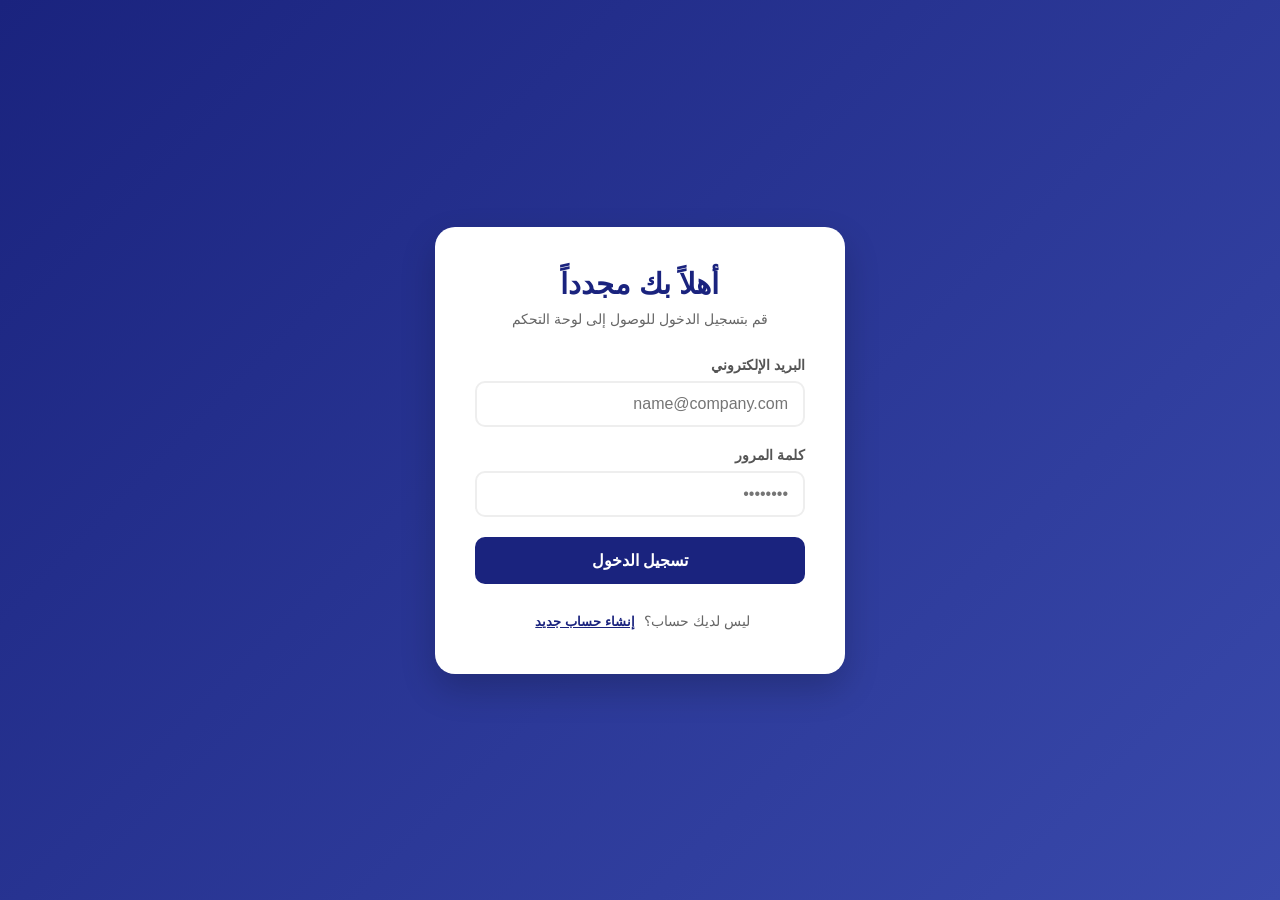
<file: index.html>
<!DOCTYPE html>
<html lang="ar" dir="rtl">
<head>
    <meta charset="UTF-8">
    <meta name="viewport" content="width=device-width, initial-scale=1.0">
    <title>تسجيل الدخول | نظام ERP المتكامل</title>
    <link rel="stylesheet" href="auth_style.css">
</head>
<body>
    <div class="auth-container">
        <div class="auth-box">
            <!-- جانب تسجيل الدخول -->
            <div class="auth-side login-side active" id="login-section">
                <header>
                    <h2>أهلاً بك مجدداً</h2>
                    <p>قم بتسجيل الدخول للوصول إلى لوحة التحكم</p>
                </header>
                <form id="login-form">
                    <div class="form-group">
                        <label for="login-email">البريد الإلكتروني</label>
                        <input type="email" id="login-email" required placeholder="name@company.com">
                    </div>
                    <div class="form-group">
                        <label for="login-password">كلمة المرور</label>
                        <input type="password" id="login-password" required placeholder="••••••••">
                    </div>
                    <button type="submit" class="btn-primary" id="btn-login">تسجيل الدخول</button>
                </form>
                <footer>
                    <span>ليس لديك حساب؟</span>
                    <button class="btn-link" onclick="toggleAuth('signup')">إنشاء حساب جديد</button>
                </footer>
            </div>

            <!-- جانب إنشاء الحساب -->
            <div class="auth-side signup-side" id="signup-section">
                <header>
                    <h2>ابدأ رحلتك معنا</h2>
                    <p>أنشئ حساباً جديداً لشركتك الآن</p>
                </header>
                <form id="signup-form">
                    <div class="form-group">
                        <label for="company-name">اسم الشركة</label>
                        <input type="text" id="company-name" required placeholder="شركة الحلول المتكاملة">
                    </div>
                    <div class="form-group">
                        <label for="signup-email">البريد الإلكتروني</label>
                        <input type="email" id="signup-email" required placeholder="admin@company.com">
                    </div>
                    <div class="form-group">
                        <label for="signup-password">كلمة المرور</label>
                        <input type="password" id="signup-password" required placeholder="••••••••">
                    </div>
                    <button type="submit" class="btn-primary" id="btn-signup">إنشاء الحساب</button>
                </form>
                <footer>
                    <span>لديك حساب بالفعل؟</span>
                    <button class="btn-link" onclick="toggleAuth('login')">تسجيل الدخول</button>
                </footer>
            </div>
        </div>
    </div>

    <!-- رسائل التنبيه -->
    <div id="status-container" class="status-msg"></div>

    <script src="auth.js"></script>
</body>
</html>
</file>
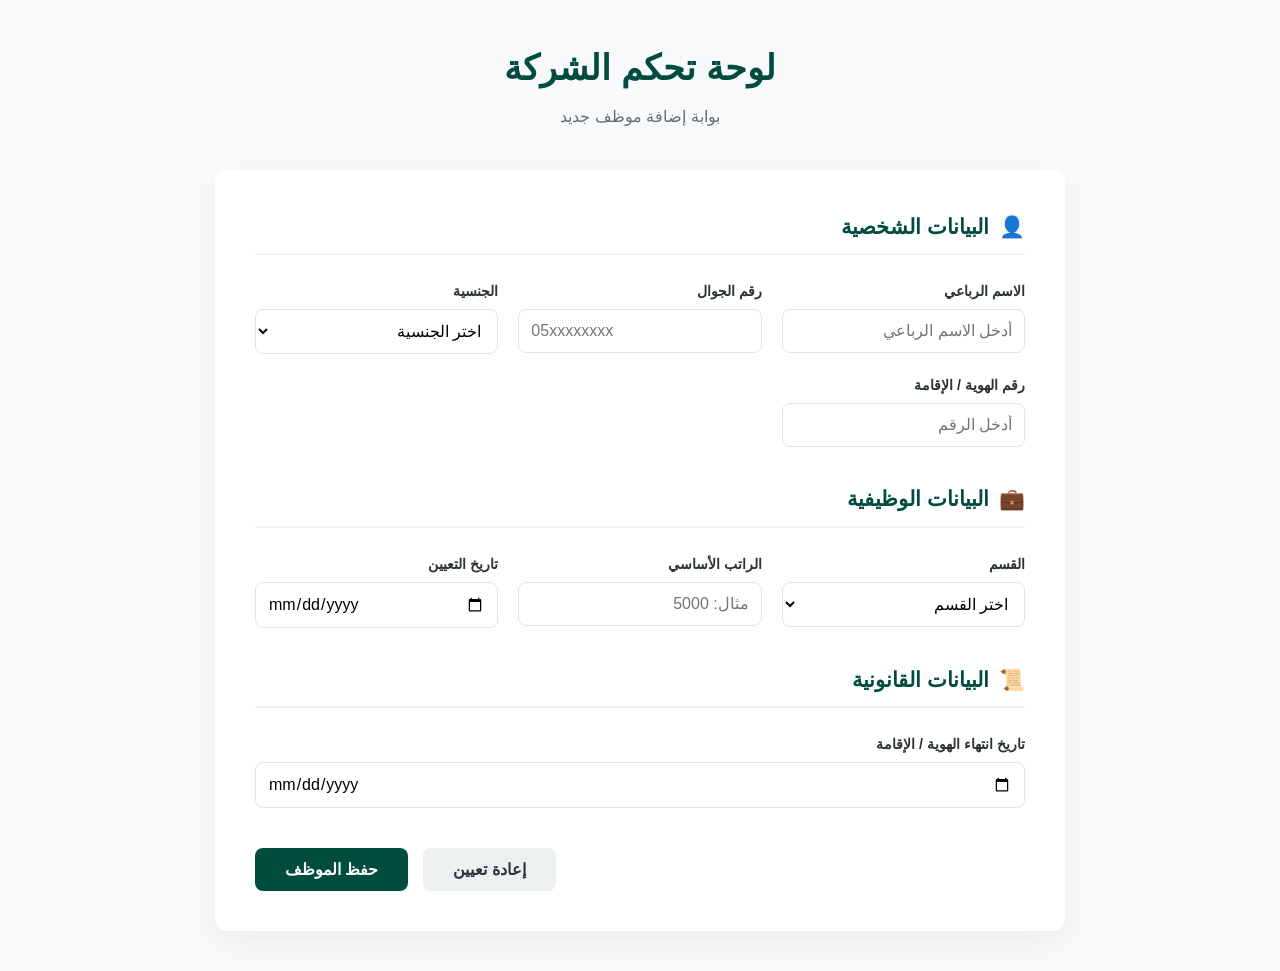
<file: add_employee.html>
<!DOCTYPE html>
<html lang="ar" dir="rtl">
<head>
    <meta charset="UTF-8">
    <meta name="viewport" content="width=device-width, initial-scale=1.0">
    <title>إضافة موظف جديد | نظام ERP السعودي</title>
    <link rel="stylesheet" href="style.css">
    <!-- تم حذف المكتبات الخارجية بناءً على الطلب -->
</head>
<body>
    <div class="container">
        <header>
            <h1 id="company_name_display">لوحة تحكم الشركة</h1>
            <p>بوابة إضافة موظف جديد</p>
        </header>

        <div id="status-container" class="status-msg"></div>

        <div class="form-card">
            <form id="employee-form" novalidate>
                <!-- القسم الأول: البيانات الشخصية -->
                <section class="form-section">
                    <h2 class="section-title"><span>👤</span> البيانات الشخصية</h2>
                    <div class="form-grid">
                        <div class="form-group">
                            <label for="full_name">الاسم الرباعي</label>
                            <input type="text" id="full_name" name="full_name" placeholder="أدخل الاسم الرباعي">
                            <span class="error-message">الاسم الرباعي مطلوب</span>
                        </div>
                        <div class="form-group">
                            <label for="mobile">رقم الجوال</label>
                            <input type="tel" id="mobile" name="mobile" placeholder="05xxxxxxxx">
                            <span class="error-message">رقم الجوال مطلوب</span>
                        </div>
                        <div class="form-group">
                            <label for="nationality">الجنسية</label>
                            <select id="nationality" name="nationality">
                                <option value="">اختر الجنسية</option>
                                <option value="سعودي">سعودي</option>
                                <option value="أخرى">أخرى</option>
                            </select>
                            <span class="error-message">يرجى اختيار الجنسية</span>
                        </div>
                        <div class="form-group">
                            <label for="national_id_iqama">رقم الهوية / الإقامة</label>
                            <input type="text" id="national_id_iqama" name="national_id_iqama" placeholder="أدخل الرقم">
                            <span class="error-message" id="id_error">رقم الهوية/الإقامة مطلوب</span>
                        </div>
                    </div>
                </section>

                <!-- القسم الثاني: البيانات الوظيفية -->
                <section class="form-section">
                    <h2 class="section-title"><span>💼</span> البيانات الوظيفية</h2>
                    <div class="form-grid">
                        <div class="form-group">
                            <label for="department">القسم</label>
                            <select id="department" name="department">
                                <option value="">اختر القسم</option>
                                <option value="الموارد البشرية">الموارد البشرية</option>
                                <option value="المالية">المالية</option>
                                <option value="تقنية المعلومات">تقنية المعلومات</option>
                                <option value="المبيعات">المبيعات</option>
                                <option value="العمليات">العمليات</option>
                            </select>
                            <span class="error-message">يرجى اختيار القسم</span>
                        </div>
                        <div class="form-group">
                            <label for="basic_salary">الراتب الأساسي</label>
                            <input type="number" id="basic_salary" name="basic_salary" placeholder="مثال: 5000">
                            <span class="error-message">الراتب يجب أن يكون أكبر من صفر</span>
                        </div>
                        <div class="form-group">
                            <label for="hiring_date">تاريخ التعيين</label>
                            <input type="date" id="hiring_date" name="hiring_date">
                            <span class="error-message">تاريخ التعيين مطلوب</span>
                        </div>
                    </div>
                </section>

                <!-- القسم الثالث: البيانات القانونية -->
                <section class="form-section">
                    <h2 class="section-title"><span>📜</span> البيانات القانونية</h2>
                    <div class="form-grid">
                        <div class="form-group">
                            <label for="iqama_expiry_date">تاريخ انتهاء الهوية / الإقامة</label>
                            <input type="date" id="iqama_expiry_date" name="iqama_expiry_date">
                            <span class="error-message">تاريخ الانتهاء يجب أن يكون في المستقبل</span>
                        </div>
                    </div>
                </section>

                <div class="btn-container">
                    <button type="button" class="btn-secondary" id="reset-btn">إعادة تعيين</button>
                    <button type="submit" class="btn-primary" id="submit-btn">حفظ الموظف</button>
                </div>
            </form>
        </div>
    </div>

    <script src="app.js"></script>
</body>
</html>
</file>
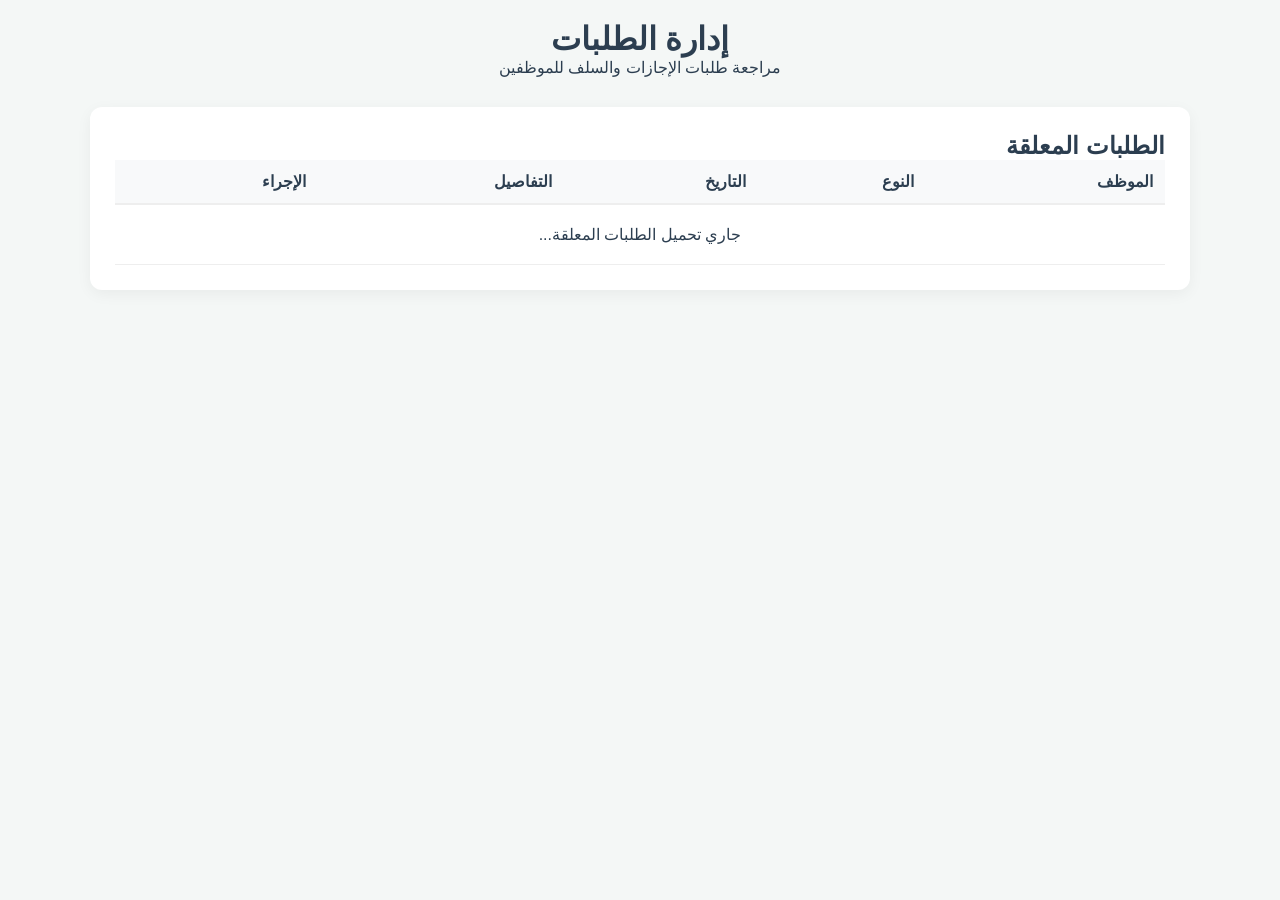
<file: admin_requests.html>
<!DOCTYPE html>
<html lang="ar" dir="rtl">
<head>
    <meta charset="UTF-8">
    <meta name="viewport" content="width=device-width, initial-scale=1.0">
    <title>إدارة الطلبات | نظام ERP</title>
    <link rel="stylesheet" href="requests_style.css">
</head>
<body>
    <div class="container">
        <header>
            <h1 id="company_name_display">لوحة إدارة الطلبات</h1>
            <p>مراجعة طلبات الإجازات والسلف للموظفين</p>
        </header>

        <div id="status-container" class="status-msg"></div>

        <div class="portal-card">
            <h2>الطلبات المعلقة</h2>
            <div style="overflow-x: auto;">
                <table>
                    <thead>
                        <tr>
                            <th>الموظف</th>
                            <th>النوع</th>
                            <th>التاريخ</th>
                            <th>التفاصيل</th>
                            <th>الإجراء</th>
                        </tr>
                    </thead>
                    <tbody id="admin-requests-body">
                        <tr><td colspan="5" style="text-align:center; padding: 20px;">جاري تحميل الطلبات المعلقة...</td></tr>
                    </tbody>
                </table>
            </div>
        </div>
    </div>

    <script src="admin_requests.js"></script>
</body>
</html>
</file>
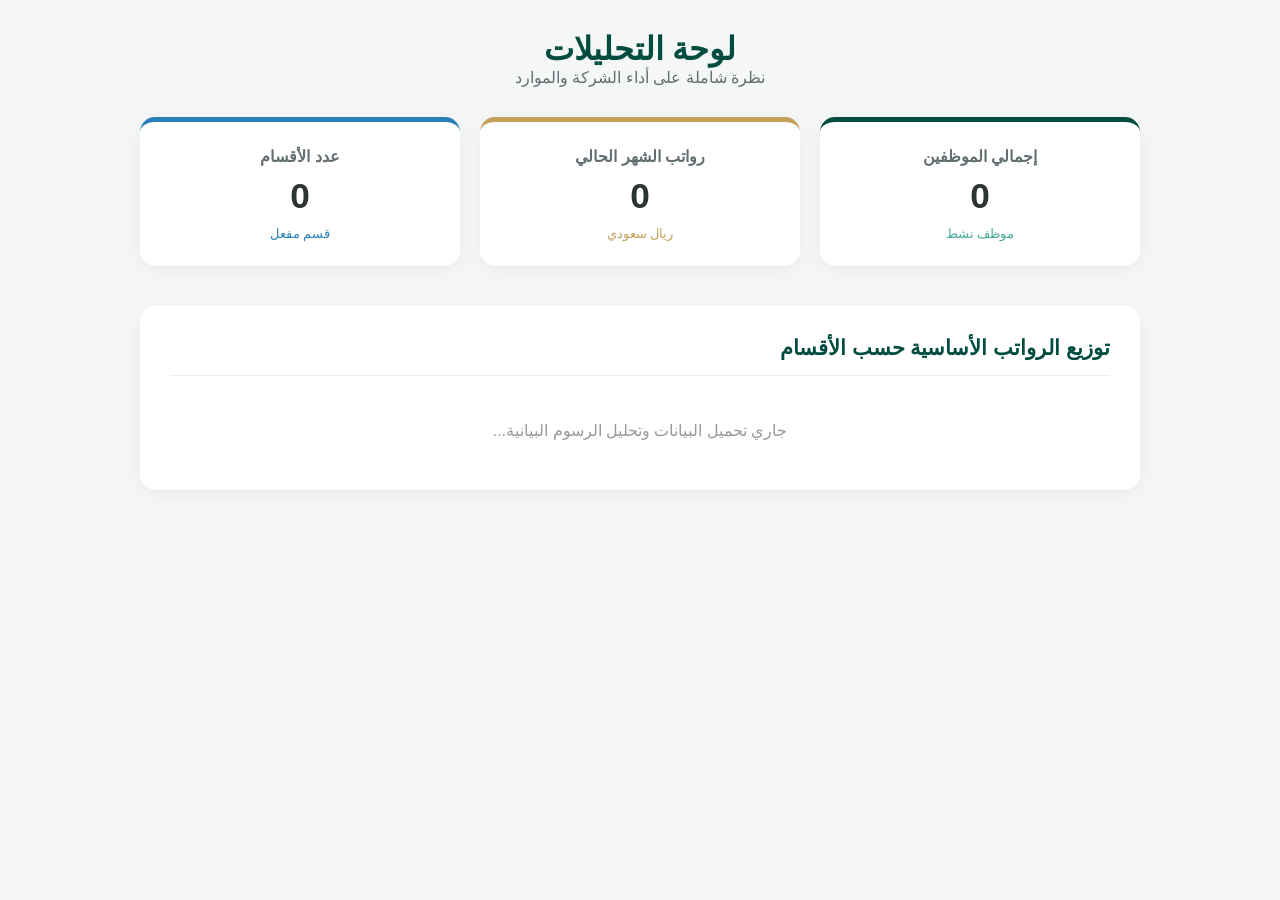
<file: analytics.html>
<!DOCTYPE html>
<html lang="ar" dir="rtl">
<head>
    <meta charset="UTF-8">
    <meta name="viewport" content="width=device-width, initial-scale=1.0">
    <title>لوحة التحليلات | نظام ERP</title>
    <link rel="stylesheet" href="analytics_style.css">
</head>
<body>
    <div class="container">
        <header>
            <h1 id="company_name_display">لوحة تحليلات الإدارة</h1>
            <p style="color: #636e72;">نظرة شاملة على أداء الشركة والموارد</p>
        </header>

        <!-- كروت الإحصائيات -->
        <div class="stats-grid">
            <div class="stat-card">
                <span class="stat-label">إجمالي الموظفين</span>
                <span id="total-employees" class="stat-value">0</span>
                <span style="color: #48a999; font-size: 0.8rem;">موظف نشط</span>
            </div>
            <div class="stat-card">
                <span class="stat-label">رواتب الشهر الحالي</span>
                <span id="total-salaries" class="stat-value">0</span>
                <span style="color: #c5a059; font-size: 0.8rem;">ريال سعودي</span>
            </div>
            <div class="stat-card">
                <span class="stat-label">عدد الأقسام</span>
                <span id="total-departments" class="stat-value">0</span>
                <span style="color: #2980b9; font-size: 0.8rem;">قسم مفعل</span>
            </div>
        </div>

        <!-- الرسم البياني -->
        <div class="chart-container">
            <div class="chart-header">
                <h2>توزيع الرواتب الأساسية حسب الأقسام</h2>
            </div>
            <div id="chart-content">
                <!-- سيتم توليد الأشرطة هنا بواسطة JS -->
                <p style="text-align: center; color: #999; padding: 20px;">جاري تحميل البيانات وتحليل الرسوم البيانية...</p>
            </div>
        </div>
    </div>

    <script src="analytics.js"></script>
</body>
</html>
</file>
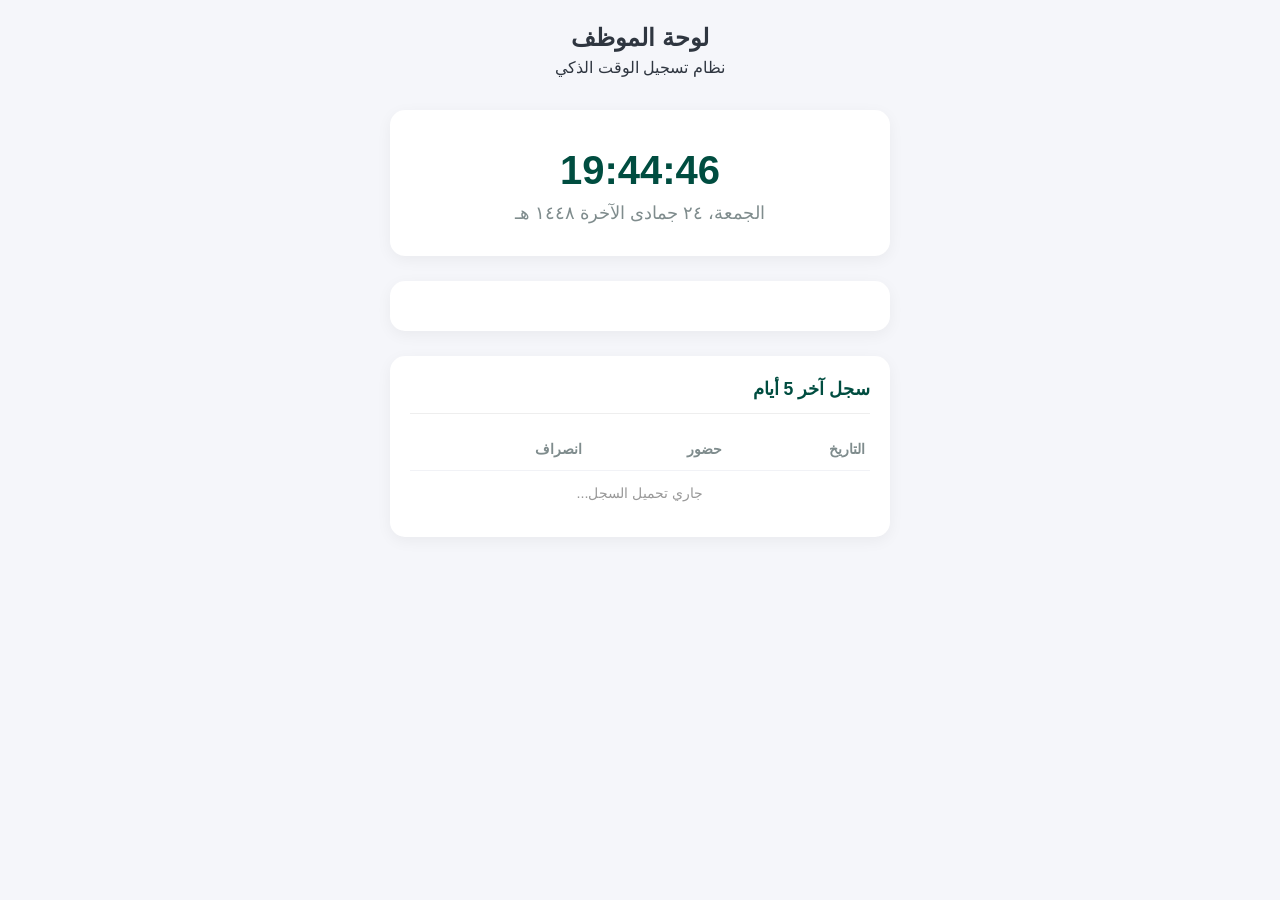
<file: attendance.html>
<!DOCTYPE html>
<html lang="ar" dir="rtl">
<head>
    <meta charset="UTF-8">
    <meta name="viewport" content="width=device-width, initial-scale=1.0">
    <title>تسجيل الحضور والانصراف | نظام ERP</title>
    <link rel="stylesheet" href="attendance_style.css">
</head>
<body>
    <div id="status-notification" class="status-msg"></div>

    <div class="container">
        <header>
            <h2 id="company_name_display">لوحة الموظف</h2>
            <p>نظام تسجيل الوقت الذكي</p>
        </header>

        <!-- كارت الساعة الحية -->
        <div class="clock-card">
            <span id="current-time">00:00:00</span>
            <span id="current-date">يتم التحميل...</span>
        </div>

        <!-- كارت الأزرار -->
        <div class="action-card">
            <button id="btn-check-in" class="btn btn-check-in">تسجيل حضور</button>
            <button id="btn-check-out" class="btn btn-check-out">تسجيل انصراف</button>
            <div id="completion-msg">✅ تم اكتمال الدوام اليوم، شكراً لك</div>
        </div>

        <!-- سجل الحضور الأخير -->
        <div class="history-card">
            <h3>سجل آخر 5 أيام</h3>
            <table>
                <thead>
                    <tr>
                        <th>التاريخ</th>
                        <th>حضور</th>
                        <th>انصراف</th>
                    </tr>
                </thead>
                <tbody id="history-body">
                    <tr>
                        <td colspan="3" style="text-align: center; color: #999;">جاري تحميل السجل...</td>
                    </tr>
                </tbody>
            </table>
        </div>
    </div>

    <script src="attendance.js"></script>
</body>
</html>
</file>
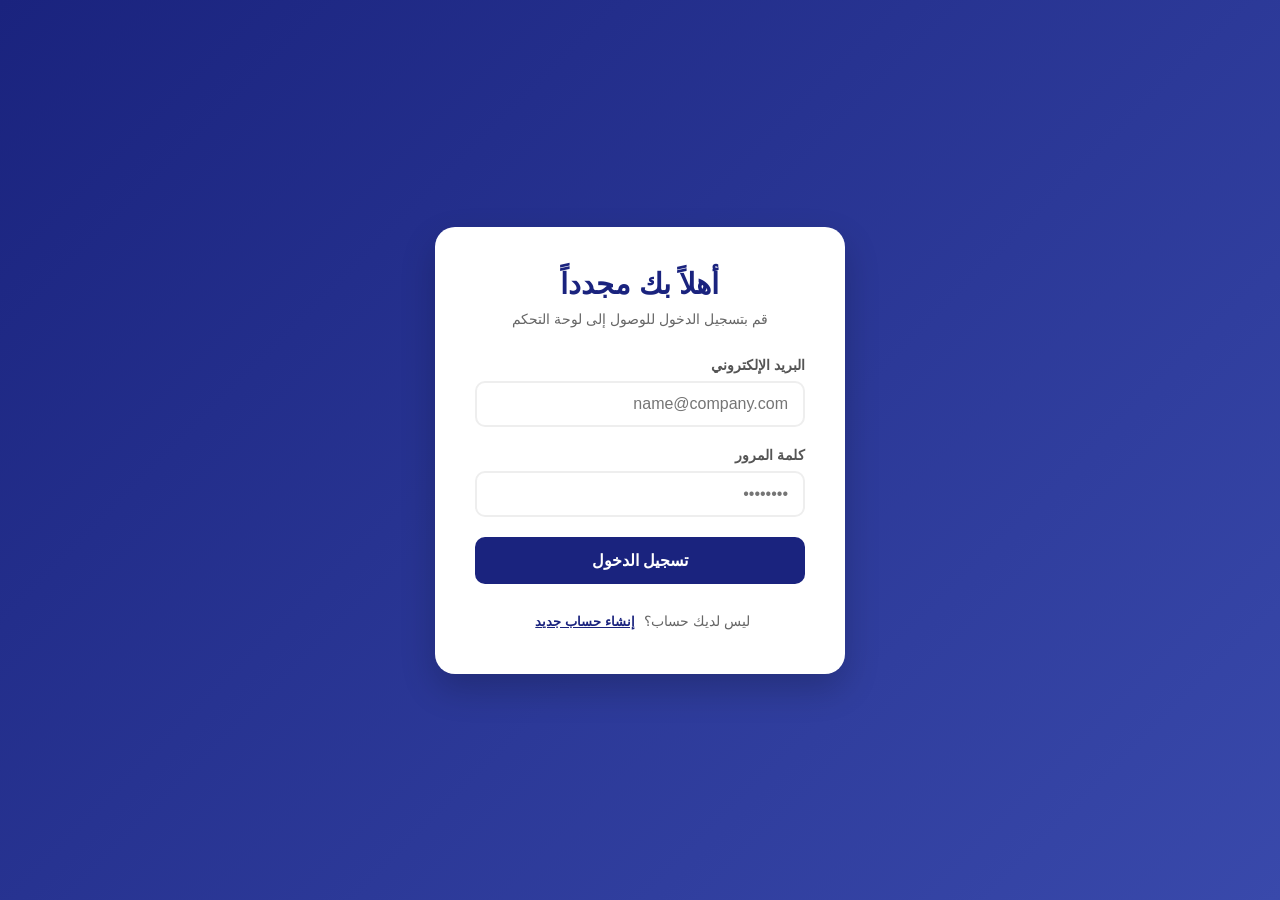
<file: dashboard.html>
<!DOCTYPE html>
<html lang="ar" dir="rtl">
<head>
    <meta charset="UTF-8">
    <meta name="viewport" content="width=device-width, initial-scale=1.0">
    <title>لوحة التحكم | نظام ERP المتكامل</title>
    <link rel="stylesheet" href="dashboard_style.css">
</head>
<body>
    <!-- الشريط الجانبي -->
    <aside class="sidebar">
        <div class="sidebar-header">
            <h2>ERP SYSTEM</h2>
        </div>
        <nav class="sidebar-menu">
            <a href="analytics.html" target="content-frame" class="active" onclick="setActive(this)">
                <span>📊</span> <b>لوحة التحليلات</b>
            </a>
            <a href="add_employee.html" target="content-frame" onclick="setActive(this)">
                <span>👤</span> <b>إضافة موظف</b>
            </a>
            <a href="attendance.html" target="content-frame" onclick="setActive(this)">
                <span>🕒</span> <b>الحضور والانصراف</b>
            </a>
            <a href="payroll.html" target="content-frame" onclick="setActive(this)">
                <span>💰</span> <b>مسير الرواتب</b>
            </a>
            <a href="requests.html" target="content-frame" onclick="setActive(this)">
                <span>📝</span> <b>بوابة الطلبات</b>
            </a>
            <a href="finance.html" target="content-frame" onclick="setActive(this)">
                <span>🏦</span> <b>الإدارة المالية</b>
            </a>
        </nav>
    </aside>

    <!-- الشريط العلوي -->
    <main style="width: 100%;">
        <nav class="navbar">
            <div class="company-info">
                <h3 id="display-company-name">جاري تحميل اسم الشركة...</h3>
            </div>
            <div class="user-actions">
                <button id="logout-btn" class="logout-btn">تسجيل الخروج</button>
            </div>
        </nav>

        <!-- مساحة العرض الرئيسية -->
        <div class="main-content">
            <iframe name="content-frame" id="content-frame" src="analytics.html" title="المحتوى الرئيسي"></iframe>
        </div>
    </main>

    <script src="dashboard.js"></script>
</body>
</html>
</file>
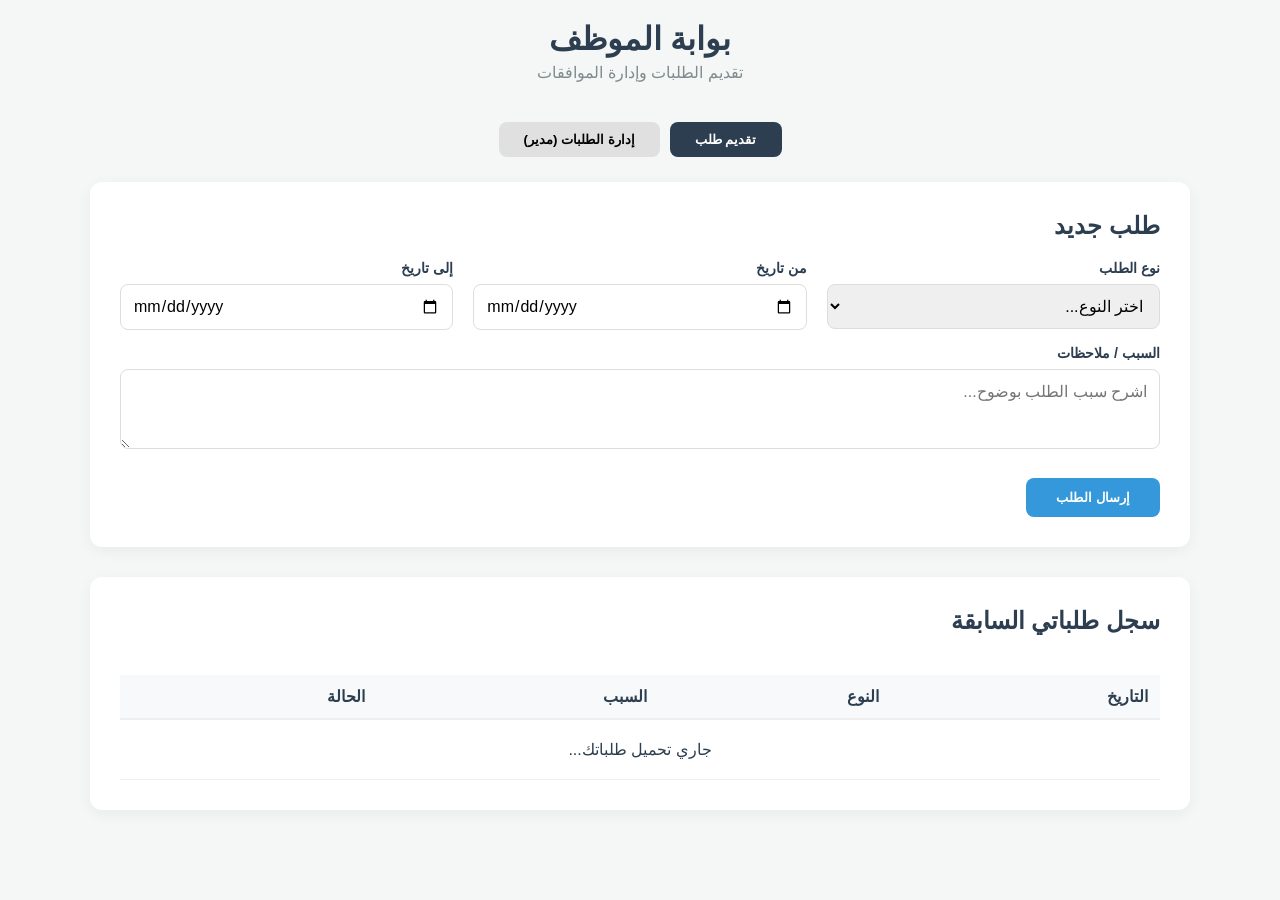
<file: ess_portal.html>
<!DOCTYPE html>
<html lang="ar" dir="rtl">
<head>
    <meta charset="UTF-8">
    <meta name="viewport" content="width=device-width, initial-scale=1.0">
    <title>بوابة الخدمة الذاتية | نظام ERP</title>
    <link rel="stylesheet" href="ess_portal_style.css">
</head>
<body>
    <div class="container">
        <header>
            <h1 id="company_name_display">بوابة الخدمة الذاتية للموظفين</h1>
            <p>تقديم الطلبات وإدارة الموافقات</p>
        </header>

        <div class="tabs">
            <button class="tab-btn active" onclick="switchView('employee')">تقديم طلب</button>
            <button class="tab-btn" onclick="switchView('manager')">إدارة الطلبات (مدير)</button>
        </div>

        <div id="status-container" class="status-msg"></div>

        <!-- واجهة الموظف: تقديم الطلب -->
        <div id="employee-view" class="view-section">
            <div class="portal-card">
                <h2 style="margin-bottom: 20px;">طلب جديد</h2>
                <form id="request-form">
                    <div class="form-grid">
                        <div class="form-group">
                            <label for="request_type">نوع الطلب</label>
                            <select id="request_type" required>
                                <option value="">اختر النوع...</option>
                                <option value="leave">إجازة</option>
                                <option value="loan">سلفة</option>
                                <option value="permission">استئذان</option>
                            </select>
                        </div>
                        <div class="form-group">
                            <label for="start_date">من تاريخ</label>
                            <input type="date" id="start_date" required>
                        </div>
                        <div class="form-group">
                            <label for="end_date">إلى تاريخ</label>
                            <input type="date" id="end_date" required>
                        </div>
                    </div>

                    <div id="loan-field" class="form-group loan-amount-field">
                        <label for="amount">مبلغ السلفة (ريال)</label>
                        <input type="number" id="amount" placeholder="0.00">
                    </div>

                    <div class="form-group">
                        <label for="reason">السبب / ملاحظات</label>
                        <textarea id="reason" rows="3" required placeholder="اشرح سبب الطلب بوضوح..."></textarea>
                    </div>

                    <button type="submit" class="btn-submit">إرسال الطلب</button>
                </form>
            </div>

            <div class="portal-card">
                <h2 style="margin-bottom: 20px;">سجل طلباتي السابقة</h2>
                <div style="overflow-x: auto;">
                    <table>
                        <thead>
                            <tr>
                                <th>التاريخ</th>
                                <th>النوع</th>
                                <th>السبب</th>
                                <th>الحالة</th>
                            </tr>
                        </thead>
                        <tbody id="my-requests-body">
                            <tr><td colspan="4" style="text-align:center; padding: 20px;">جاري تحميل طلباتك...</td></tr>
                        </tbody>
                    </table>
                </div>
            </div>
        </div>

        <!-- واجهة المدير: إدارة الطلبات -->
        <div id="manager-view" class="view-section" style="display: none;">
            <div class="portal-card">
                <h2 style="margin-bottom: 20px;">الطلبات المعلقة</h2>
                <div style="overflow-x: auto;">
                    <table id="manager-table">
                        <thead>
                            <tr>
                                <th>الموظف</th>
                                <th>النوع</th>
                                <th>التاريخ</th>
                                <th>التفاصيل</th>
                                <th>الإجراء</th>
                            </tr>
                        </thead>
                        <tbody id="manager-requests-body">
                            <tr><td colspan="5" style="text-align:center; padding: 20px;">لا توجد طلبات معلقة حالياً.</td></tr>
                        </tbody>
                    </table>
                </div>
            </div>
        </div>
    </div>

    <script src="ess_portal.js"></script>
</body>
</html>
</file>
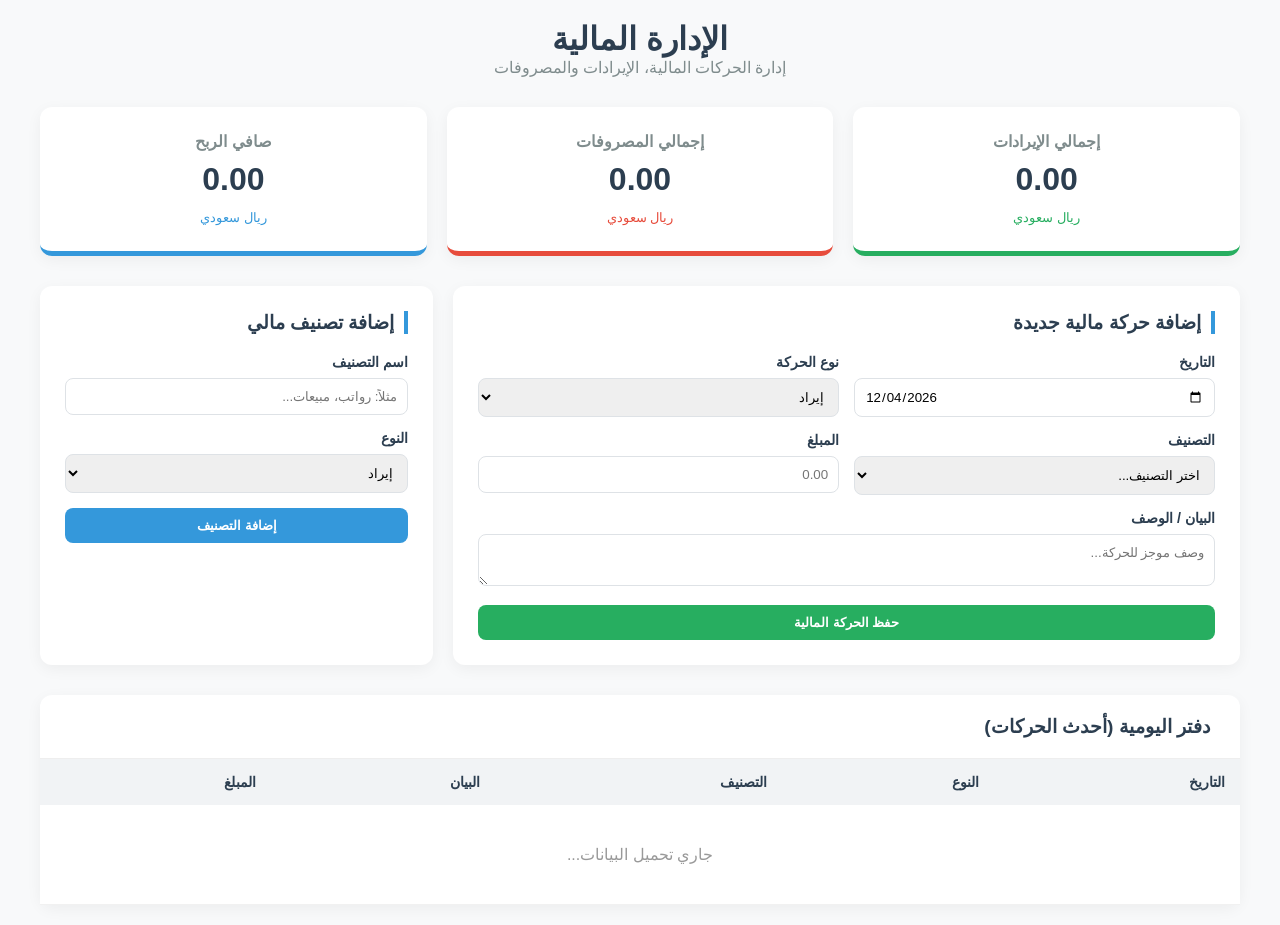
<file: finance.html>
<!DOCTYPE html>
<html lang="ar" dir="rtl">
<head>
    <meta charset="UTF-8">
    <meta name="viewport" content="width=device-width, initial-scale=1.0">
    <title>الإدارة المالية | نظام ERP</title>
    <link rel="stylesheet" href="finance_style.css">
</head>
<body>
    <div class="container">
        <header>
            <h1 id="company_name_display">لوحة الحسابات والمالية</h1>
            <p style="color: #7f8c8d;">إدارة الحركات المالية، الإيرادات والمصروفات</p>
        </header>

        <div id="status-container" class="status-msg"></div>

        <!-- كروت الإحصائيات -->
        <div class="stats-grid">
            <div class="stat-card revenue">
                <span class="stat-label">إجمالي الإيرادات</span>
                <span id="total-revenue" class="stat-value">0.00</span>
                <span style="font-size: 0.8rem; color: var(--revenue-color);">ريال سعودي</span>
            </div>
            <div class="stat-card expense">
                <span class="stat-label">إجمالي المصروفات</span>
                <span id="total-expenses" class="stat-value">0.00</span>
                <span style="font-size: 0.8rem; color: var(--expense-color);">ريال سعودي</span>
            </div>
            <div class="stat-card profit">
                <span class="stat-label">صافي الربح</span>
                <span id="net-profit" class="stat-value">0.00</span>
                <span style="font-size: 0.8rem; color: #3498db;">ريال سعودي</span>
            </div>
        </div>

        <div class="forms-grid">
            <!-- إضافة حركة مالية -->
            <div class="card">
                <h2>إضافة حركة مالية جديدة</h2>
                <form id="transaction-form">
                    <div style="display: grid; grid-template-columns: 1fr 1fr; gap: 15px;">
                        <div class="form-group">
                            <label for="transaction_date">التاريخ</label>
                            <input type="date" id="transaction_date" required>
                        </div>
                        <div class="form-group">
                            <label for="transaction_type">نوع الحركة</label>
                            <select id="transaction_type" required>
                                <option value="income">إيراد</option>
                                <option value="expense">مصروف</option>
                            </select>
                        </div>
                    </div>
                    <div style="display: grid; grid-template-columns: 1fr 1fr; gap: 15px;">
                        <div class="form-group">
                            <label for="category_id">التصنيف</label>
                            <select id="category_id" required>
                                <option value="">اختر التصنيف...</option>
                            </select>
                        </div>
                        <div class="form-group">
                            <label for="amount">المبلغ</label>
                            <input type="number" id="amount" step="0.01" required placeholder="0.00">
                        </div>
                    </div>
                    <div class="form-group">
                        <label for="description">البيان / الوصف</label>
                        <textarea id="description" rows="2" required placeholder="وصف موجز للحركة..."></textarea>
                    </div>
                    <button type="submit" class="btn btn-success" style="width: 100%;">حفظ الحركة المالية</button>
                </form>
            </div>

            <!-- إدارة التصنيفات -->
            <div class="card">
                <h2>إضافة تصنيف مالي</h2>
                <form id="category-form">
                    <div class="form-group">
                        <label for="new_category_name">اسم التصنيف</label>
                        <input type="text" id="new_category_name" required placeholder="مثلاً: رواتب، مبيعات...">
                    </div>
                    <div class="form-group">
                        <label for="new_category_type">النوع</label>
                        <select id="new_category_type" required>
                            <option value="income">إيراد</option>
                            <option value="expense">مصروف</option>
                        </select>
                    </div>
                    <button type="submit" class="btn btn-primary" style="width: 100%;">إضافة التصنيف</button>
                </form>
            </div>
        </div>

        <!-- دفتر اليومية -->
        <div class="card" style="padding: 0;">
            <div style="padding: 20px; border-bottom: 1px solid #eee;">
                <h2 style="margin: 0; border: none;">دفتر اليومية (أحدث الحركات)</h2>
            </div>
            <div class="journal-table-container" style="box-shadow: none; border-radius: 0;">
                <table id="journal-table">
                    <thead>
                        <tr>
                            <th>التاريخ</th>
                            <th>النوع</th>
                            <th>التصنيف</th>
                            <th>البيان</th>
                            <th>المبلغ</th>
                        </tr>
                    </thead>
                    <tbody id="journal-body">
                        <tr><td colspan="5" style="text-align: center; padding: 40px; color: #999;">جاري تحميل البيانات...</td></tr>
                    </tbody>
                </table>
            </div>
        </div>
    </div>

    <script src="finance.js"></script>
</body>
</html>
</file>
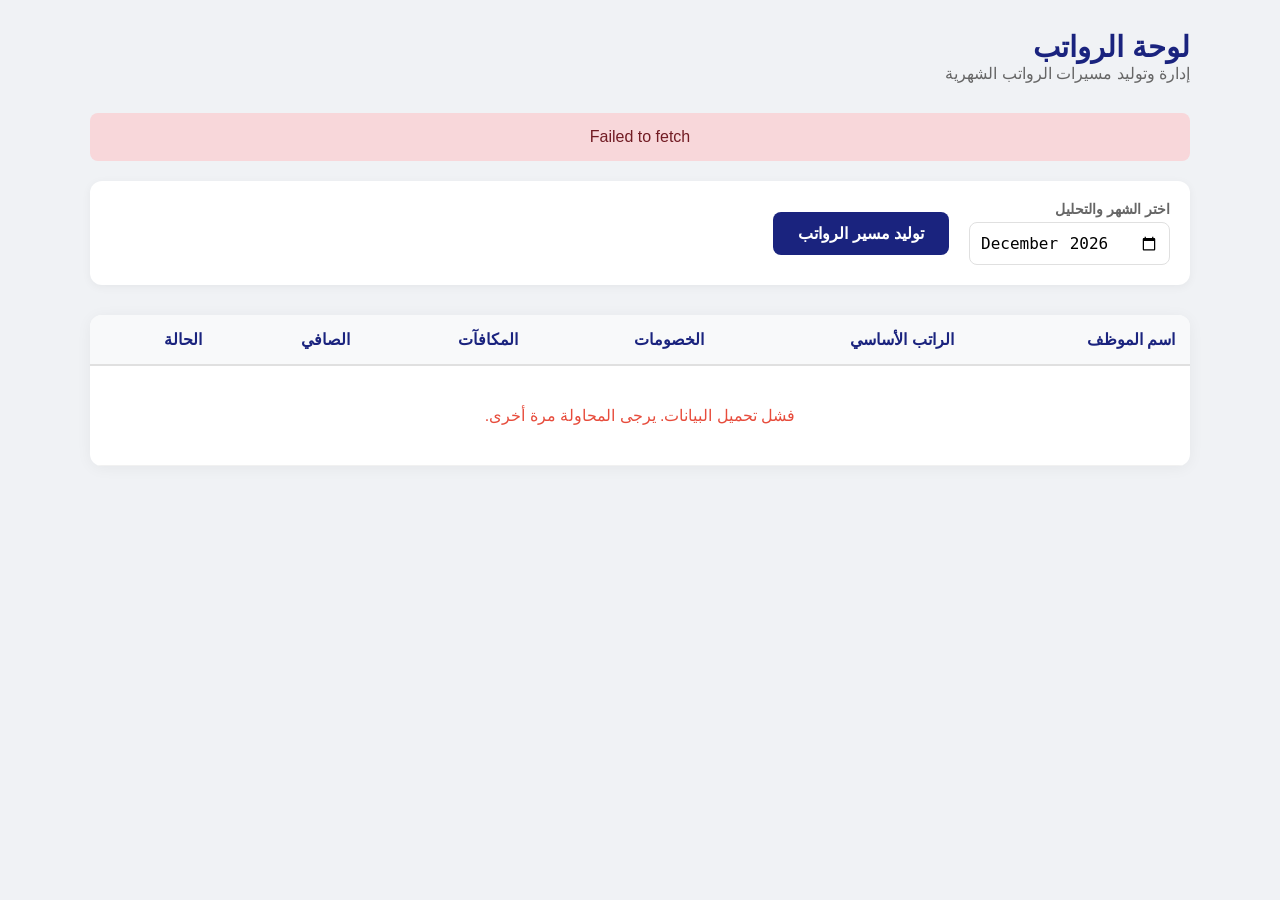
<file: payroll.html>
<!DOCTYPE html>
<html lang="ar" dir="rtl">
<head>
    <meta charset="UTF-8">
    <meta name="viewport" content="width=device-width, initial-scale=1.0">
    <title>إدارة مسيرات الرواتب | نظام ERP</title>
    <link rel="stylesheet" href="payroll_style.css">
</head>
<body>
    <div class="container">
        <header>
            <div class="title-area">
                <h1 id="company_name_display">لوحة تحكم الرواتب</h1>
                <p style="color: #666;">إدارة وتوليد مسيرات الرواتب الشهرية</p>
            </div>
        </header>

        <div id="status-container" class="status-msg"></div>

        <div class="control-panel">
            <div class="input-group">
                <label for="payroll-month">اختر الشهر والتحليل</label>
                <input type="month" id="payroll-month">
            </div>
            <button id="btn-generate-payroll" class="btn btn-generate">توليد مسير الرواتب</button>
        </div>

        <div class="dashboard-card">
            <div class="table-responsive">
                <table>
                    <thead>
                        <tr>
                            <th>اسم الموظف</th>
                            <th>الراتب الأساسي</th>
                            <th>الخصومات</th>
                            <th>المكافآت</th>
                            <th>الصافي</th>
                            <th>الحالة</th>
                        </tr>
                    </thead>
                    <tbody id="payroll-table-body">
                        <tr>
                            <td colspan="6" style="text-align: center; color: #999; padding: 40px;">يرجى اختيار شهر لعرض البيانات</td>
                        </tr>
                    </tbody>
                </table>
            </div>
        </div>
    </div>

    <script src="payroll.js"></script>
</body>
</html>
</file>
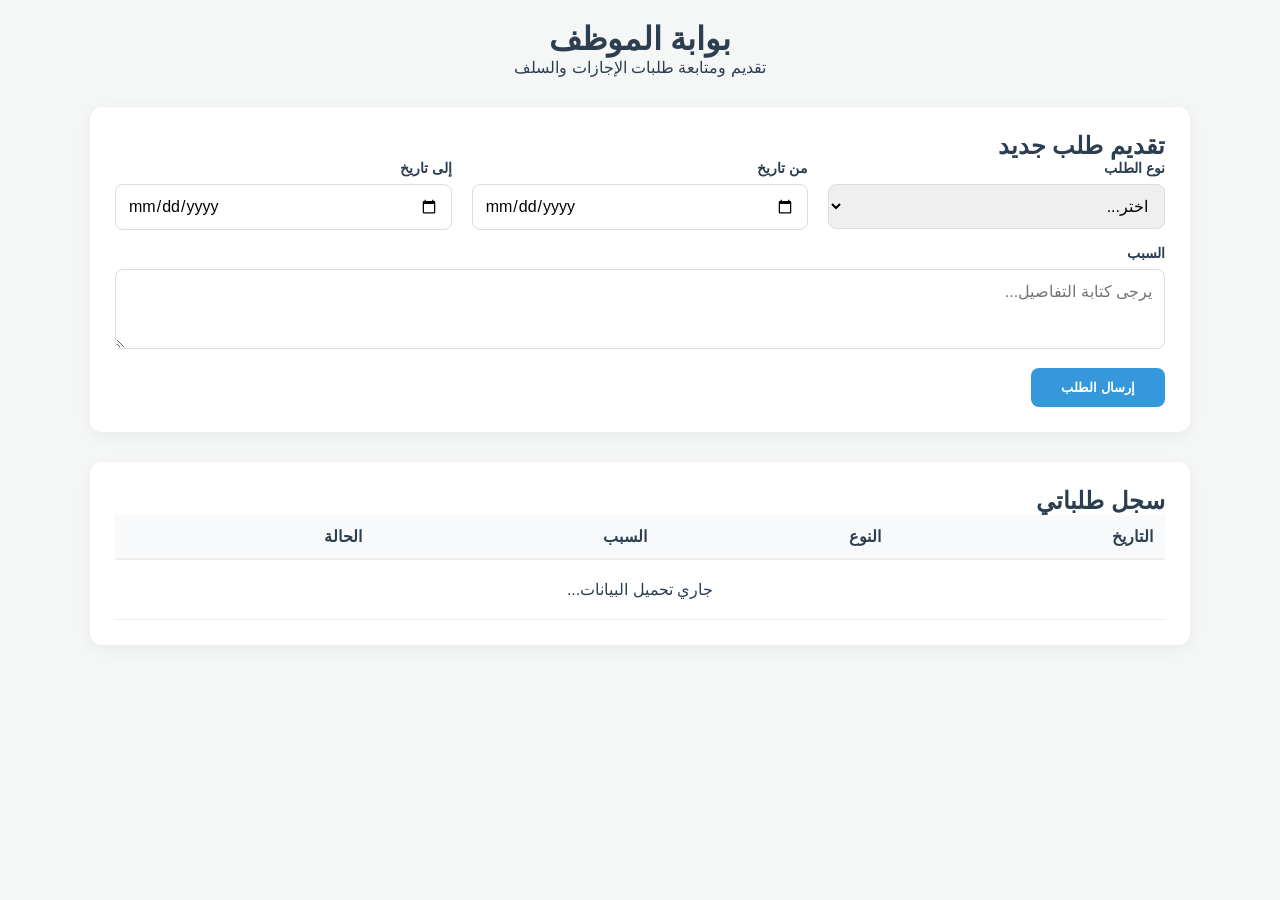
<file: requests.html>
<!DOCTYPE html>
<html lang="ar" dir="rtl">
<head>
    <meta charset="UTF-8">
    <meta name="viewport" content="width=device-width, initial-scale=1.0">
    <title>طلباتي | نظام ERP</title>
    <link rel="stylesheet" href="requests_style.css">
</head>
<body>
    <div class="container">
        <header>
            <h1 id="company_name_display">بوابة طلبات الموظف</h1>
            <p>تقديم ومتابعة طلبات الإجازات والسلف</p>
        </header>

        <div id="status-container" class="status-msg"></div>

        <div class="portal-card">
            <h2>تقديم طلب جديد</h2>
            <form id="request-form">
                <div class="form-grid">
                    <div class="form-group">
                        <label for="request_type">نوع الطلب</label>
                        <select id="request_type" required>
                            <option value="">اختر...</option>
                            <option value="leave">إجازة</option>
                            <option value="loan">سلفة</option>
                            <option value="permission">استئذان</option>
                        </select>
                    </div>
                    <div class="form-group">
                        <label for="start_date">من تاريخ</label>
                        <input type="date" id="start_date" required>
                    </div>
                    <div class="form-group">
                        <label for="end_date">إلى تاريخ</label>
                        <input type="date" id="end_date" required>
                    </div>
                </div>

                <div id="loan-field" class="form-group loan-amount-field">
                    <label for="amount">مبلغ السلفة (ريال)</label>
                    <input type="number" id="amount" placeholder="0.00">
                </div>

                <div class="form-group">
                    <label for="reason">السبب</label>
                    <textarea id="reason" rows="3" required placeholder="يرجى كتابة التفاصيل..."></textarea>
                </div>

                <button type="submit" class="btn-submit">إرسال الطلب</button>
            </form>
        </div>

        <div class="portal-card">
            <h2>سجل طلباتي</h2>
            <div style="overflow-x: auto;">
                <table>
                    <thead>
                        <tr>
                            <th>التاريخ</th>
                            <th>النوع</th>
                            <th>السبب</th>
                            <th>الحالة</th>
                        </tr>
                    </thead>
                    <tbody id="my-requests-body">
                        <tr><td colspan="4" style="text-align:center; padding: 20px;">جاري تحميل البيانات...</td></tr>
                    </tbody>
                </table>
            </div>
        </div>
    </div>

    <script src="requests.js"></script>
</body>
</html>
</file>
<file: auth_style.css>
:root {
    --primary-color: #1a237e;
    --accent-color: #c5a059;
    --bg-color: #f0f2f5;
    --card-bg: #ffffff;
    --text-color: #333;
    --error-color: #d32f2f;
    --success-color: #388e3c;
}

* {
    margin: 0;
    padding: 0;
    box-sizing: border-box;
}

body {
    font-family: 'Segoe UI', Tahoma, Geneva, Verdana, sans-serif;
    background: linear-gradient(135deg, #1a237e 0%, #3949ab 100%);
    height: 100vh;
    display: flex;
    justify-content: center;
    align-items: center;
    direction: rtl;
}

.auth-container {
    width: 100%;
    max-width: 450px;
    padding: 20px;
}

.auth-box {
    background: var(--card-bg);
    padding: 40px;
    border-radius: 20px;
    box-shadow: 0 15px 35px rgba(0,0,0,0.2);
    position: relative;
    overflow: hidden;
}

.auth-side {
    display: none;
    animation: fadeIn 0.5s ease;
}

.auth-side.active {
    display: block;
}

header {
    text-align: center;
    margin-bottom: 30px;
}

header h2 {
    color: var(--primary-color);
    font-size: 1.8rem;
    margin-bottom: 10px;
}

header p {
    color: #666;
    font-size: 0.9rem;
}

.form-group {
    margin-bottom: 20px;
}

label {
    display: block;
    margin-bottom: 8px;
    font-weight: 600;
    color: #555;
    font-size: 0.9rem;
}

input {
    width: 100%;
    padding: 12px 15px;
    border: 2px solid #eee;
    border-radius: 10px;
    font-size: 1rem;
    transition: all 0.3s ease;
    outline: none;
}

input:focus {
    border-color: var(--primary-color);
    background-color: #f8f9ff;
}

.btn-primary {
    width: 100%;
    padding: 14px;
    background-color: var(--primary-color);
    color: white;
    border: none;
    border-radius: 10px;
    font-size: 1rem;
    font-weight: 700;
    cursor: pointer;
    transition: transform 0.2s, background-color 0.3s;
}

.btn-primary:hover {
    background-color: #0d1440;
    transform: translateY(-2px);
}

.btn-primary:active {
    transform: translateY(0);
}

footer {
    margin-top: 25px;
    text-align: center;
    font-size: 0.9rem;
    color: #666;
}

.btn-link {
    background: none;
    border: none;
    color: var(--primary-color);
    font-weight: 700;
    cursor: pointer;
    padding: 5px;
    text-decoration: underline;
}

/* Status Messages */
.status-msg {
    position: fixed;
    top: 20px;
    right: 20px;
    padding: 15px 25px;
    border-radius: 10px;
    color: white;
    font-weight: 600;
    display: none;
    z-index: 1000;
    animation: slideIn 0.3s ease;
}

.status-msg.error { background-color: var(--error-color); }
.status-msg.success { background-color: var(--success-color); }

@keyframes fadeIn {
    from { opacity: 0; transform: translateY(10px); }
    to { opacity: 1; transform: translateY(0); }
}

@keyframes slideIn {
    from { transform: translateX(100%); }
    to { transform: translateX(0); }
}

@media (max-width: 480px) {
    .auth-box { padding: 30px 20px; }
}
</file>
<file: style.css>
:root {
    --primary-color: #004d40;
    --primary-light: #48a999;
    --primary-dark: #00251a;
    --secondary-color: #c5a059;
    --background-color: #f8f9fa;
    --card-background: #ffffff;
    --text-color: #2d3436;
    --text-muted: #636e72;
    --error-color: #d63031;
    --success-color: #27ae60;
    --border-radius: 12px;
    --shadow: 0 10px 30px rgba(0, 0, 0, 0.05);
    --transition: all 0.3s cubic-bezier(0.4, 0, 0.2, 1);
}

* {
    margin: 0;
    padding: 0;
    box-sizing: border-box;
}

body {
    background-color: var(--background-color);
    color: var(--text-color);
    direction: rtl;
    line-height: 1.6;
    padding: 40px 20px;
    font-family: 'Segoe UI', Tahoma, Geneva, Verdana, sans-serif; /* System fonts for performance */
}

.container {
    max-width: 850px;
    margin: 0 auto;
}

header {
    text-align: center;
    margin-bottom: 40px;
}

header h1 {
    color: var(--primary-color);
    font-size: 2.2rem;
    margin-bottom: 8px;
}

header p {
    color: var(--text-muted);
}

.form-card {
    background: var(--card-background);
    border-radius: var(--border-radius);
    padding: 40px;
    box-shadow: var(--shadow);
}

.form-section {
    margin-bottom: 35px;
}

.section-title {
    display: flex;
    align-items: center;
    margin-bottom: 25px;
    color: var(--primary-color);
    font-size: 1.3rem;
    border-bottom: 2px solid #f1f2f6;
    padding-bottom: 10px;
}

.section-title span {
    margin-left: 10px;
}

.form-grid {
    display: grid;
    grid-template-columns: repeat(auto-fit, minmax(240px, 1fr));
    gap: 20px;
}

.form-group {
    display: flex;
    flex-direction: column;
}

label {
    margin-bottom: 6px;
    font-weight: 600;
    font-size: 0.9rem;
}

input, select {
    padding: 12px;
    border: 1px solid #dfe6e9;
    border-radius: 8px;
    font-size: 1rem;
    transition: var(--transition);
    background-color: #fff;
    outline: none;
    font-family: inherit;
}

input:focus, select:focus {
    border-color: var(--primary-color);
    box-shadow: 0 0 0 3px rgba(0, 77, 64, 0.1);
}

.error-message {
    color: var(--error-color);
    font-size: 0.8rem;
    margin-top: 4px;
    display: none;
}

.form-group.invalid input,
.form-group.invalid select {
    border-color: var(--error-color);
    background-color: #fff5f5;
}

.form-group.invalid .error-message {
    display: block;
}

.btn-container {
    margin-top: 40px;
    display: flex;
    justify-content: flex-end;
    gap: 15px;
}

button {
    padding: 12px 30px;
    border-radius: 8px;
    font-weight: 600;
    cursor: pointer;
    transition: var(--transition);
    border: none;
    font-family: inherit;
    font-size: 1rem;
}

.btn-primary {
    background-color: var(--primary-color);
    color: white;
}

.btn-primary:hover {
    background-color: var(--primary-dark);
    transform: translateY(-2px);
}

.btn-secondary {
    background-color: #ecf0f1;
    color: var(--text-color);
}

.btn-secondary:hover {
    background-color: #dfe6e9;
}

.status-msg {
    padding: 15px;
    border-radius: 8px;
    margin-bottom: 20px;
    text-align: center;
    font-weight: 600;
    display: none;
    animation: slideIn 0.3s ease-out;
}

@keyframes slideIn {
    from { transform: translateY(-10px); opacity: 0; }
    to { transform: translateY(0); opacity: 1; }
}

.status-msg.success {
    display: block;
    background-color: #e8f8f0;
    color: var(--success-color);
    border: 1px solid #b7e4c7;
}

.status-msg.error {
    display: block;
    background-color: #fff5f5;
    color: var(--error-color);
    border: 1px solid #fab1a0;
}

@media (max-width: 600px) {
    .form-card { padding: 25px; }
    .btn-container { flex-direction: column; }
    button { width: 100%; }
}
</file>
<file: requests_style.css>
:root {
    --primary-color: #2c3e50;
    --accent-color: #3498db;
    --success-color: #27ae60;
    --danger-color: #e74c3c;
    --bg-color: #f4f7f6;
    --card-bg: #ffffff;
    --border-radius: 12px;
}

* {
    margin: 0;
    padding: 0;
    box-sizing: border-box;
}

body {
    font-family: 'Segoe UI', Tahoma, Geneva, Verdana, sans-serif;
    background-color: var(--bg-color);
    color: var(--primary-color);
    direction: rtl;
    padding: 20px;
}

.container {
    max-width: 1100px;
    margin: 0 auto;
}

header {
    text-align: center;
    margin-bottom: 30px;
}

h1 { color: var(--primary-color); }

.portal-card {
    background: var(--card-bg);
    padding: 25px;
    border-radius: var(--border-radius);
    box-shadow: 0 4px 15px rgba(0,0,0,0.05);
    margin-bottom: 30px;
}

.form-grid {
    display: grid;
    grid-template-columns: repeat(auto-fit, minmax(200px, 1fr));
    gap: 20px;
}

.form-group { margin-bottom: 15px; }
label { display: block; margin-bottom: 8px; font-weight: 600; font-size: 0.9rem; }
input, select, textarea {
    width: 100%;
    padding: 12px;
    border: 1px solid #ddd;
    border-radius: 8px;
    font-family: inherit;
    font-size: 1rem;
    outline: none;
}

.loan-amount-field { display: none; }

.btn-submit {
    background: var(--accent-color);
    color: white;
    padding: 12px 30px;
    border: none;
    border-radius: 8px;
    cursor: pointer;
    font-weight: 600;
}

table {
    width: 100%;
    border-collapse: collapse;
}

th { background: #f8f9fa; padding: 12px; text-align: right; border-bottom: 2px solid #eee; }
td { padding: 12px; border-bottom: 1px solid #eee; }

.status-badge {
    padding: 4px 10px;
    border-radius: 20px;
    font-size: 0.8rem;
    font-weight: 600;
}

.status-pending { background: #fef9e7; color: #f39c12; }
.status-approved { background: #e8f8f5; color: #27ae60; }
.status-rejected { background: #fdeaea; color: #e74c3c; }

.manager-actions { display: flex; gap: 10px; }
.action-btn {
    padding: 6px 15px;
    border: none;
    border-radius: 6px;
    cursor: pointer;
    font-weight: 600;
}
.btn-approve { background: var(--success-color); color: white; }
.btn-reject { background: var(--danger-color); color: white; }

.rejection-area {
    margin-top: 10px;
    display: none;
}

.status-msg {
    padding: 15px;
    border-radius: 8px;
    margin-bottom: 20px;
    text-align: center;
    display: none;
}
.status-msg.success { background: #d4edda; color: #155724; display: block; }
.status-msg.error { background: #f8d7da; color: #721c24; display: block; }
</file>
<file: analytics_style.css>
:root {
    --primary-color: #004d40;
    --accent-color: #c5a059;
    --bg-color: #f4f7f6;
    --card-bg: #ffffff;
    --text-color: #2d3436;
    --chart-bar-color: #48a999;
}

* {
    margin: 0;
    padding: 0;
    box-sizing: border-box;
}

body {
    font-family: 'Segoe UI', Tahoma, Geneva, Verdana, sans-serif;
    background-color: var(--bg-color);
    color: var(--text-color);
    direction: rtl;
    padding: 30px;
}

.container {
    max-width: 1000px;
    margin: 0 auto;
}

header {
    margin-bottom: 30px;
    text-align: center;
}

h1 {
    color: var(--primary-color);
    font-size: 2rem;
}

/* Stats Cards */
.stats-grid {
    display: grid;
    grid-template-columns: repeat(auto-fit, minmax(280px, 1fr));
    gap: 20px;
    margin-bottom: 40px;
}

.stat-card {
    background: var(--card-bg);
    padding: 25px;
    border-radius: 15px;
    box-shadow: 0 4px 20px rgba(0,0,0,0.05);
    display: flex;
    flex-direction: column;
    align-items: center;
    text-align: center;
    border-top: 5px solid var(--primary-color);
}

.stat-card:nth-child(2) { border-top-color: var(--accent-color); }
.stat-card:nth-child(3) { border-top-color: #2980b9; }

.stat-value {
    font-size: 2.2rem;
    font-weight: 700;
    margin: 10px 0;
    color: var(--text-color);
}

.stat-label {
    font-size: 1rem;
    color: #636e72;
    font-weight: 600;
}

/* Custom Bar Chart */
.chart-container {
    background: var(--card-bg);
    padding: 30px;
    border-radius: 15px;
    box-shadow: 0 4px 20px rgba(0,0,0,0.05);
}

.chart-header {
    margin-bottom: 25px;
    border-bottom: 1px solid #eee;
    padding-bottom: 15px;
}

.chart-header h2 {
    font-size: 1.3rem;
    color: var(--primary-color);
}

.bar-wrapper {
    margin-bottom: 20px;
}

.bar-info {
    display: flex;
    justify-content: space-between;
    margin-bottom: 8px;
    font-weight: 600;
    font-size: 0.95rem;
}

.bar-container {
    background: #f1f2f6;
    height: 12px;
    border-radius: 6px;
    overflow: hidden;
}

.bar-fill {
    height: 100%;
    background: var(--chart-bar-color);
    width: 0%; /* سيتم تحديثه بواسطة JS */
    transition: width 1s cubic-bezier(0.4, 0, 0.2, 1);
    border-radius: 6px;
}

@media (max-width: 600px) {
    body { padding: 15px; }
    .stat-value { font-size: 1.8rem; }
}
</file>
<file: attendance_style.css>
:root {
    --primary-color: #004d40;
    --success-color: #27ae60;
    --danger-color: #e74c3c;
    --background-color: #f5f6fa;
    --card-bg: #ffffff;
    --text-main: #2f3640;
    --text-muted: #7f8c8d;
    --border-radius: 15px;
    --shadow: 0 4px 15px rgba(0,0,0,0.05);
}

* {
    margin: 0;
    padding: 0;
    box-sizing: border-box;
}

body {
    font-family: 'Segoe UI', Tahoma, Geneva, Verdana, sans-serif;
    background-color: var(--background-color);
    color: var(--text-main);
    direction: rtl;
    padding: 20px;
    line-height: 1.5;
}

.container {
    max-width: 500px;
    margin: 0 auto;
}

header {
    text-align: center;
    margin-bottom: 30px;
}

.clock-card {
    background: var(--card-bg);
    padding: 30px;
    border-radius: var(--border-radius);
    text-align: center;
    box-shadow: var(--shadow);
    margin-bottom: 25px;
}

#current-time {
    font-size: 2.5rem;
    font-weight: 700;
    color: var(--primary-color);
    display: block;
}

#current-date {
    font-size: 1.1rem;
    color: var(--text-muted);
}

.action-card {
    background: var(--card-bg);
    padding: 25px;
    border-radius: var(--border-radius);
    box-shadow: var(--shadow);
    text-align: center;
    margin-bottom: 25px;
}

.btn {
    width: 100%;
    padding: 20px;
    font-size: 1.3rem;
    font-weight: 600;
    border: none;
    border-radius: 12px;
    cursor: pointer;
    transition: all 0.3s ease;
    display: none; /* مخفي افتراضياً */
}

.btn-check-in {
    background-color: var(--success-color);
    color: white;
}

.btn-check-in:hover {
    background-color: #219150;
    transform: translateY(-2px);
}

.btn-check-out {
    background-color: var(--danger-color);
    color: white;
}

.btn-check-out:hover {
    background-color: #c0392b;
    transform: translateY(-2px);
}

#completion-msg {
    display: none;
    padding: 20px;
    background-color: #d1f2eb;
    color: #16a085;
    border-radius: 12px;
    font-weight: 600;
}

.history-card {
    background: var(--card-bg);
    padding: 20px;
    border-radius: var(--border-radius);
    box-shadow: var(--shadow);
}

.history-card h3 {
    margin-bottom: 15px;
    font-size: 1.1rem;
    color: var(--primary-color);
    border-bottom: 1px solid #eee;
    padding-bottom: 10px;
}

table {
    width: 100%;
    border-collapse: collapse;
    font-size: 0.9rem;
}

th {
    text-align: right;
    color: var(--text-muted);
    padding: 10px 5px;
    font-weight: 600;
}

td {
    padding: 12px 5px;
    border-top: 1px solid #f1f2f6;
}

.status-badge {
    padding: 4px 8px;
    border-radius: 4px;
    font-size: 0.8rem;
}

.status-success { background: #e8f8f5; color: #27ae60; }
.status-pending { background: #fef9e7; color: #f1c40f; }

.status-msg {
    position: fixed;
    top: 20px;
    left: 50%;
    transform: translateX(-50%);
    padding: 15px 30px;
    border-radius: 10px;
    color: white;
    font-weight: 600;
    display: none;
    z-index: 1000;
    box-shadow: 0 5px 15px rgba(0,0,0,0.2);
}

.status-msg.success { background-color: var(--success-color); display: block; }
.status-msg.error { background-color: var(--danger-color); display: block; }

@media (max-width: 400px) {
    body { padding: 10px; }
    #current-time { font-size: 2rem; }
}
</file>
<file: dashboard_style.css>
:root {
    --primary-color: #1a237e;
    --sidebar-width: 260px;
    --navbar-height: 70px;
    --bg-color: #f0f2f5;
    --text-color: #ffffff;
    --hover-color: #3949ab;
    --active-link-bg: #c5a059;
}

* {
    margin: 0;
    padding: 0;
    box-sizing: border-box;
}

body {
    font-family: 'Segoe UI', Tahoma, Geneva, Verdana, sans-serif;
    background-color: var(--bg-color);
    direction: rtl;
    height: 100vh;
    overflow: hidden;
}

/* Sidebar Styling */
.sidebar {
    width: var(--sidebar-width);
    height: 100vh;
    background-color: var(--primary-color);
    position: fixed;
    right: 0;
    top: 0;
    display: flex;
    flex-direction: column;
    z-index: 1000;
    box-shadow: -2px 0 10px rgba(0,0,0,0.1);
}

.sidebar-header {
    padding: 25px;
    text-align: center;
    border-bottom: 1px solid rgba(255,255,255,0.1);
}

.sidebar-header h2 {
    color: white;
    font-size: 1.5rem;
    letter-spacing: 1px;
}

.sidebar-menu {
    flex-grow: 1;
    padding: 20px 0;
}

.sidebar-menu a {
    display: flex;
    align-items: center;
    padding: 15px 25px;
    color: rgba(255,255,255,0.8);
    text-decoration: none;
    font-weight: 500;
    transition: all 0.3s ease;
    border-right: 4px solid transparent;
}

.sidebar-menu a:hover {
    background-color: var(--hover-color);
    color: white;
}

.sidebar-menu a.active {
    background-color: rgba(255,255,255,0.1);
    color: white;
    border-right-color: var(--active-link-bg);
}

.sidebar-menu a span {
    margin-left: 15px;
    font-size: 1.2rem;
}

/* Navbar Styling */
.navbar {
    height: var(--navbar-height);
    background-color: white;
    margin-right: var(--sidebar-width);
    display: flex;
    justify-content: space-between;
    align-items: center;
    padding: 0 30px;
    box-shadow: 0 2px 5px rgba(0,0,0,0.05);
    position: relative;
    z-index: 900;
}

.company-info h3 {
    color: var(--primary-color);
    font-size: 1.1rem;
}

.logout-btn {
    padding: 8px 18px;
    background-color: #d32f2f;
    color: white;
    border: none;
    border-radius: 8px;
    font-weight: 600;
    cursor: pointer;
    transition: background 0.3s;
}

.logout-btn:hover {
    background-color: #b71c1c;
}

/* Main Content Area */
.main-content {
    margin-right: var(--sidebar-width);
    height: calc(100vh - var(--navbar-height));
    position: relative;
}

#content-frame {
    width: 100%;
    height: 100%;
    border: none;
    display: block;
}

/* Responsive Adjustments */
@media (max-width: 768px) {
    .sidebar { width: 70px; }
    .sidebar-header h2 { display: none; }
    .sidebar-menu a span { margin-left: 0; }
    .sidebar-menu a { justify-content: center; padding: 15px 0; }
    .sidebar-menu a b { display: none; }
    .navbar, .main-content { margin-right: 70px; }
}
</file>
<file: ess_portal_style.css>
:root {
    --primary-color: #2c3e50;
    --accent-color: #3498db;
    --success-color: #27ae60;
    --danger-color: #e74c3c;
    --bg-color: #f4f7f6;
    --card-bg: #ffffff;
    --border-radius: 12px;
}

* {
    margin: 0;
    padding: 0;
    box-sizing: border-box;
}

body {
    font-family: 'Segoe UI', Tahoma, Geneva, Verdana, sans-serif;
    background-color: var(--bg-color);
    color: var(--primary-color);
    direction: rtl;
    padding: 20px;
}

.container {
    max-width: 1100px;
    margin: 0 auto;
}

header {
    text-align: center;
    margin-bottom: 40px;
}

h1 { color: var(--primary-color); margin-bottom: 5px; }
p { color: #7f8c8d; }

.tabs {
    display: flex;
    gap: 10px;
    margin-bottom: 25px;
    justify-content: center;
}

.tab-btn {
    padding: 10px 25px;
    border: none;
    border-radius: 8px;
    background: #e0e0e0;
    cursor: pointer;
    font-weight: 600;
    transition: all 0.3s ease;
}

.tab-btn.active {
    background: var(--primary-color);
    color: white;
}

/* Form Styles */
.portal-card {
    background: var(--card-bg);
    padding: 30px;
    border-radius: var(--border-radius);
    box-shadow: 0 4px 15px rgba(0,0,0,0.05);
    margin-bottom: 30px;
}

.form-grid {
    display: grid;
    grid-template-columns: repeat(auto-fit, minmax(200px, 1fr));
    gap: 20px;
}

.form-group { margin-bottom: 15px; }
label { display: block; margin-bottom: 8px; font-weight: 600; font-size: 0.9rem; }
input, select, textarea {
    width: 100%;
    padding: 12px;
    border: 1px solid #ddd;
    border-radius: 8px;
    font-family: inherit;
    font-size: 1rem;
    outline: none;
}

input:focus, select:focus, textarea:focus { border-color: var(--accent-color); }

.loan-amount-field { display: none; }

.btn-submit {
    background: var(--accent-color);
    color: white;
    padding: 12px 30px;
    border: none;
    border-radius: 8px;
    cursor: pointer;
    font-weight: 600;
    margin-top: 10px;
}

/* Table Styles */
table {
    width: 100%;
    border-collapse: collapse;
    margin-top: 20px;
}

th { background: #f8f9fa; padding: 12px; text-align: right; border-bottom: 2px solid #eee; }
td { padding: 12px; border-bottom: 1px solid #eee; }

.status-badge {
    padding: 4px 10px;
    border-radius: 20px;
    font-size: 0.8rem;
    font-weight: 600;
}

.status-pending { background: #fef9e7; color: #f39c12; }
.status-approved { background: #e8f8f5; color: #27ae60; }
.status-rejected { background: #fdeaea; color: #e74c3c; }

/* Manager Panel */
.manager-actions {
    display: flex;
    gap: 10px;
}

.action-btn {
    padding: 6px 15px;
    border: none;
    border-radius: 6px;
    cursor: pointer;
    font-weight: 600;
    font-size: 0.85rem;
}

.btn-approve { background: var(--success-color); color: white; }
.btn-reject { background: var(--danger-color); color: white; }

.rejection-area {
    margin-top: 10px;
    display: none;
}

.rejection-area textarea {
    height: 60px;
    margin-bottom: 5px;
}

.status-msg {
    padding: 15px;
    border-radius: 8px;
    margin-bottom: 20px;
    text-align: center;
    display: none;
}
.status-msg.success { background: #d4edda; color: #155724; display: block; }
.status-msg.error { background: #f8d7da; color: #721c24; display: block; }

@media (max-width: 600px) {
    .portal-card { padding: 20px; }
}
</file>
<file: finance_style.css>
:root {
    --primary-color: #2c3e50;
    --revenue-color: #27ae60;
    --expense-color: #e74c3c;
    --bg-color: #f8f9fa;
    --card-bg: #ffffff;
    --border-color: #dee2e6;
}

* {
    margin: 0;
    padding: 0;
    box-sizing: border-box;
}

body {
    font-family: 'Segoe UI', Tahoma, Geneva, Verdana, sans-serif;
    background-color: var(--bg-color);
    color: var(--primary-color);
    direction: rtl;
    padding: 20px;
}

.container {
    max-width: 1200px;
    margin: 0 auto;
}

header {
    text-align: center;
    margin-bottom: 30px;
}

/* Stats Cards */
.stats-grid {
    display: grid;
    grid-template-columns: repeat(auto-fit, minmax(250px, 1fr));
    gap: 20px;
    margin-bottom: 30px;
}

.stat-card {
    background: var(--card-bg);
    padding: 25px;
    border-radius: 12px;
    box-shadow: 0 4px 15px rgba(0,0,0,0.05);
    text-align: center;
    border-bottom: 5px solid #ddd;
}

.stat-card.revenue { border-bottom-color: var(--revenue-color); }
.stat-card.expense { border-bottom-color: var(--expense-color); }
.stat-card.profit { border-bottom-color: #3498db; }

.stat-value {
    display: block;
    font-size: 2rem;
    font-weight: 700;
    margin: 10px 0;
}

.stat-label {
    font-size: 1rem;
    color: #7f8c8d;
    font-weight: 600;
}

/* Forms Section */
.forms-grid {
    display: grid;
    grid-template-columns: 2fr 1fr;
    gap: 20px;
    margin-bottom: 30px;
}

.card {
    background: var(--card-bg);
    padding: 25px;
    border-radius: 12px;
    box-shadow: 0 4px 15px rgba(0,0,0,0.05);
}

.card h2 {
    margin-bottom: 20px;
    font-size: 1.2rem;
    border-right: 4px solid #3498db;
    padding-right: 10px;
}

.form-group {
    margin-bottom: 15px;
}

label {
    display: block;
    margin-bottom: 8px;
    font-weight: 600;
    font-size: 0.9rem;
}

input, select, textarea {
    width: 100%;
    padding: 10px;
    border: 1px solid var(--border-color);
    border-radius: 8px;
    font-family: inherit;
    outline: none;
}

.btn {
    padding: 10px 20px;
    border: none;
    border-radius: 8px;
    cursor: pointer;
    font-weight: 600;
    transition: opacity 0.3s;
}

.btn-primary { background: #3498db; color: white; }
.btn-success { background: var(--revenue-color); color: white; }

/* Journal Table */
.journal-table-container {
    background: var(--card-bg);
    border-radius: 12px;
    box-shadow: 0 4px 15px rgba(0,0,0,0.05);
    overflow: hidden;
}

table {
    width: 100%;
    border-collapse: collapse;
}

th {
    background: #f1f3f5;
    padding: 15px;
    text-align: right;
    font-weight: 600;
    font-size: 0.9rem;
}

td {
    padding: 15px;
    border-bottom: 1px solid #f1f1f1;
}

.type-income { color: var(--revenue-color); font-weight: 700; }
.type-expense { color: var(--expense-color); font-weight: 700; }

.status-msg {
    padding: 15px;
    border-radius: 8px;
    margin-bottom: 20px;
    text-align: center;
    display: none;
}
.status-msg.success { background: #d4edda; color: #155724; display: block; }
.status-msg.error { background: #f8d7da; color: #721c24; display: block; }

@media (max-width: 900px) {
    .forms-grid { grid-template-columns: 1fr; }
}
</file>
<file: payroll_style.css>
:root {
    --primary-color: #1a237e; /* Deep Navy for HR/Finance */
    --accent-color: #c5a059;
    --background-color: #f0f2f5;
    --card-bg: #ffffff;
    --text-color: #333;
    --border-color: #e0e0e0;
    --success-color: #2e7d32;
    --warning-color: #f57c00;
}

* {
    margin: 0;
    padding: 0;
    box-sizing: border-box;
}

body {
    font-family: 'Segoe UI', Tahoma, Geneva, Verdana, sans-serif;
    background-color: var(--background-color);
    color: var(--text-color);
    direction: rtl;
    padding: 30px;
}

.container {
    max-width: 1100px;
    margin: 0 auto;
}

header {
    display: flex;
    justify-content: space-between;
    align-items: center;
    margin-bottom: 30px;
}

h1 {
    font-size: 1.8rem;
    color: var(--primary-color);
}

.control-panel {
    background: var(--card-bg);
    padding: 20px;
    border-radius: 12px;
    box-shadow: 0 2px 10px rgba(0,0,0,0.05);
    display: flex;
    gap: 20px;
    align-items: center;
    margin-bottom: 30px;
}

.input-group {
    display: flex;
    flex-direction: column;
    gap: 5px;
}

label {
    font-size: 0.9rem;
    font-weight: 600;
    color: #666;
}

input[type="month"] {
    padding: 10px;
    border: 1px solid var(--border-color);
    border-radius: 8px;
    font-size: 1rem;
    outline: none;
}

.btn {
    padding: 12px 25px;
    border-radius: 8px;
    font-weight: 600;
    cursor: pointer;
    transition: all 0.3s ease;
    border: none;
    font-size: 1rem;
}

.btn-generate {
    background-color: var(--primary-color);
    color: white;
}

.btn-generate:hover {
    background-color: #0d1440;
    transform: translateY(-1px);
}

.dashboard-card {
    background: var(--card-bg);
    border-radius: 12px;
    box-shadow: 0 2px 15px rgba(0,0,0,0.05);
    overflow: hidden;
}

.table-responsive {
    overflow-x: auto;
}

table {
    width: 100%;
    border-collapse: collapse;
    min-width: 800px;
}

th {
    background-color: #f8f9fa;
    padding: 15px;
    text-align: right;
    font-weight: 600;
    color: var(--primary-color);
    border-bottom: 2px solid var(--border-color);
}

td {
    padding: 15px;
    border-bottom: 1px solid #f1f1f1;
}

tr:hover {
    background-color: #fcfcfc;
}

.status-paid {
    color: var(--success-color);
    background: #e8f5e9;
    padding: 4px 10px;
    border-radius: 20px;
    font-size: 0.85rem;
}

.status-pending {
    color: var(--warning-color);
    background: #fff3e0;
    padding: 4px 10px;
    border-radius: 20px;
    font-size: 0.85rem;
}

.status-msg {
    padding: 15px;
    border-radius: 8px;
    margin-bottom: 20px;
    text-align: center;
    display: none;
}

.status-msg.success { background: #d4edda; color: #155724; display: block; }
.status-msg.error { background: #f8d7da; color: #721c24; display: block; }

@media (max-width: 768px) {
    .control-panel { flex-direction: column; align-items: stretch; }
    header { flex-direction: column; gap: 15px; text-align: center; }
}
</file>
